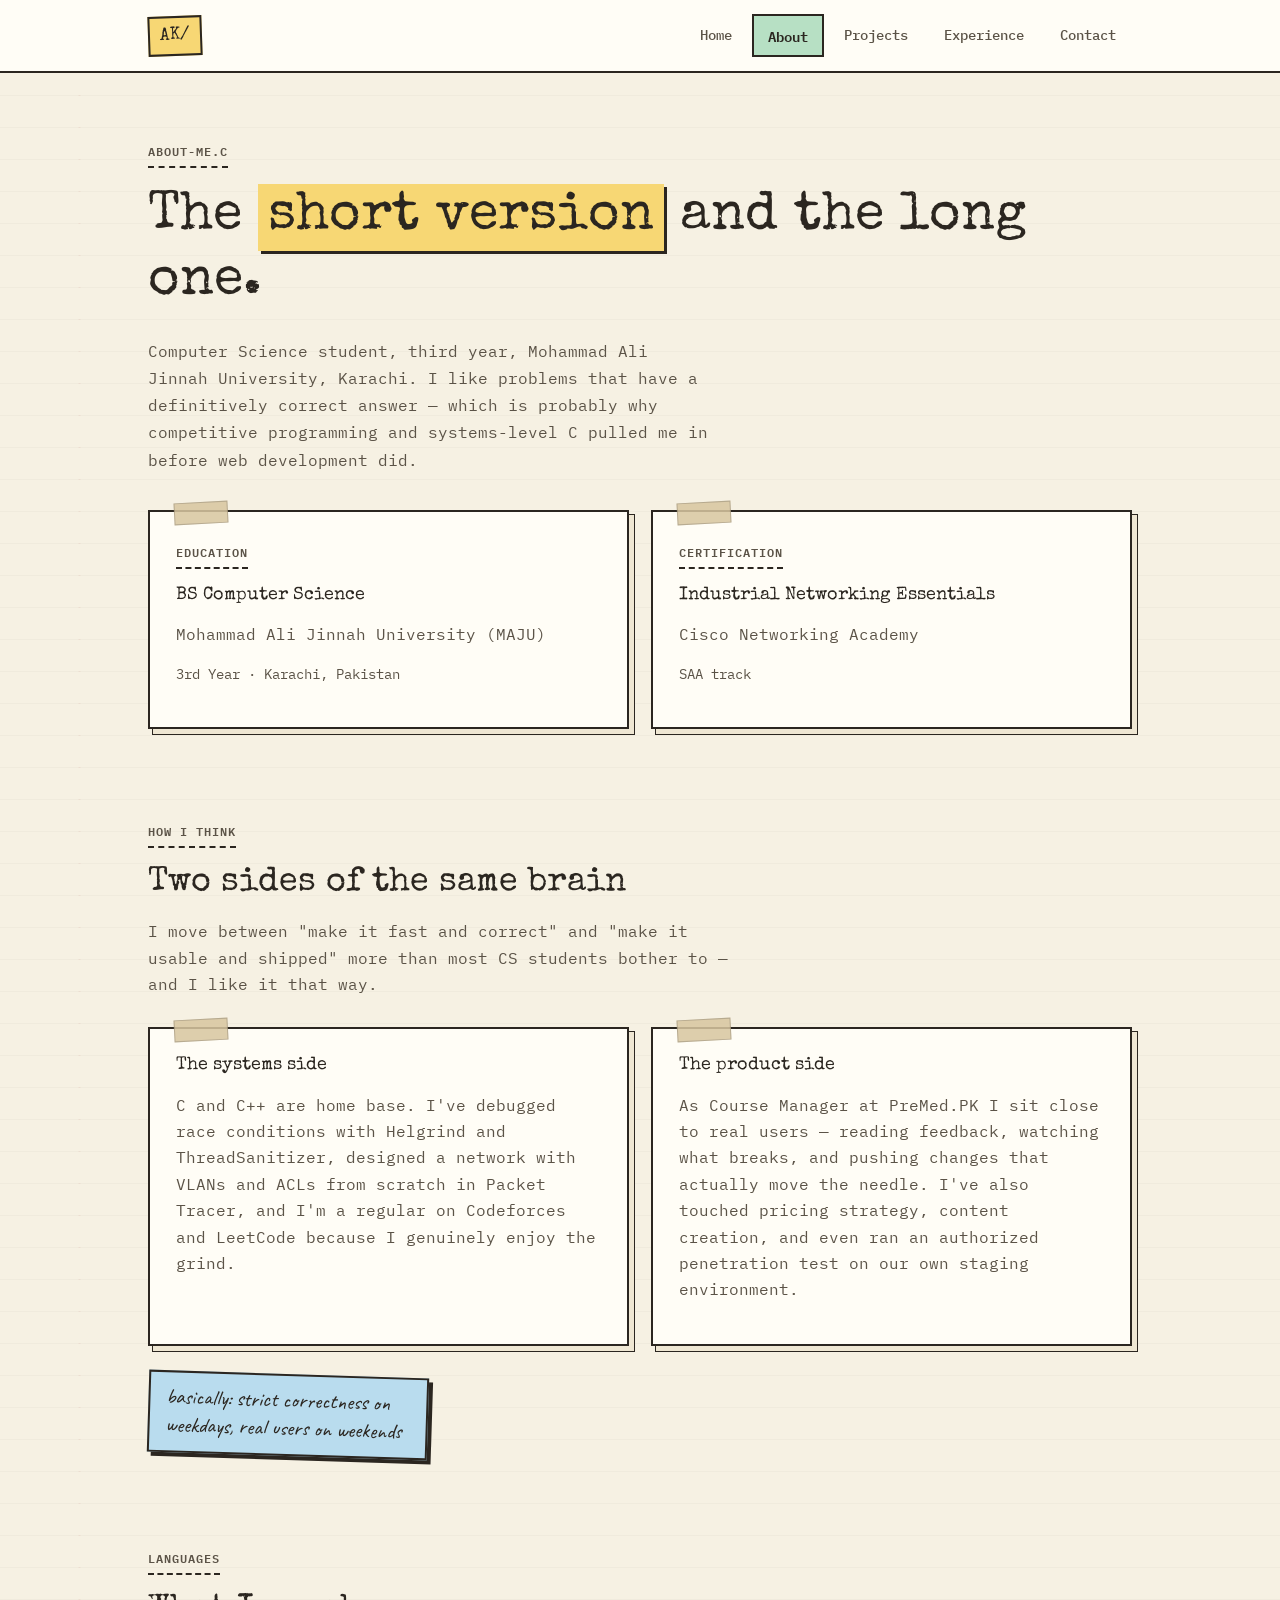
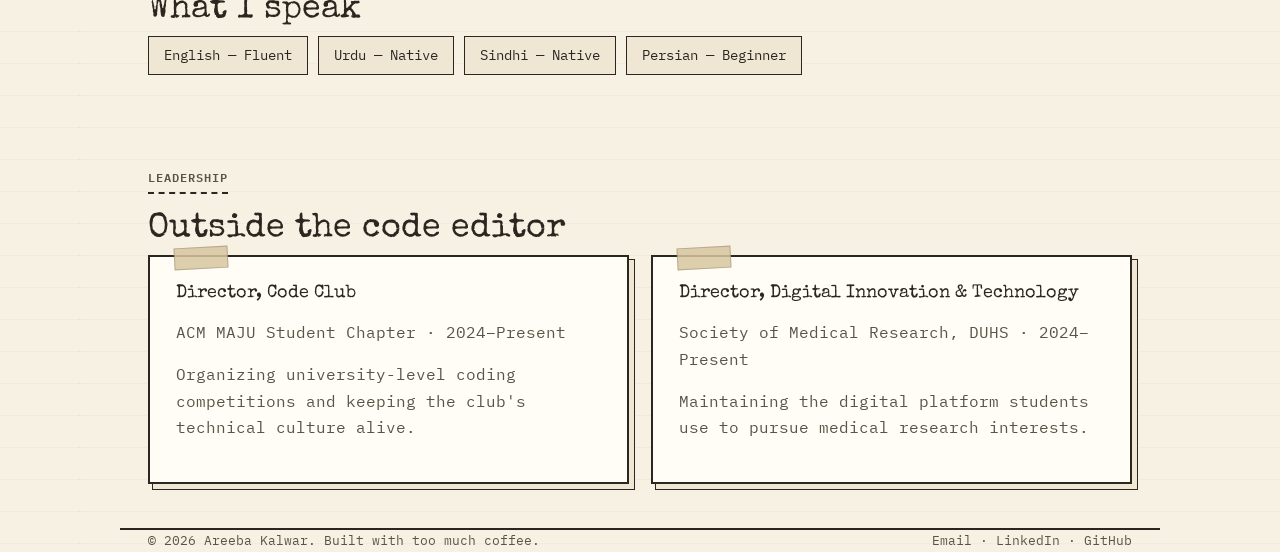
<file: about.html>
<!DOCTYPE html>
<html lang="en">
<head>
<meta charset="UTF-8">
<meta name="viewport" content="width=device-width, initial-scale=1.0">
<title>About — Areeba Kalwar</title>
<link rel="stylesheet" href="style.css">
</head>
<body>

<header class="site-nav">
  <div class="nav-inner">
    <a href="index.html" class="logo">AK/</a>
    <button class="nav-toggle" aria-label="Toggle menu">☰</button>
    <nav class="links">
      <a href="index.html">Home</a>
      <a href="about.html" class="active">About</a>
      <a href="projects.html">Projects</a>
      <a href="experience.html">Experience</a>
      <a href="contact.html">Contact</a>
    </nav>
  </div>
</header>

<main class="wrap">

  <section class="hero" style="padding-bottom:20px;">
    <div class="eyebrow">about-me.c</div>
    <h1 style="font-size:clamp(2.2rem, 5vw, 3.4rem);">The <span class="grad">short version</span> and the long one.</h1>
    <p class="lede">Computer Science student, third year, Mohammad Ali Jinnah University, Karachi. I like problems that have a definitively correct answer — which is probably why competitive programming and systems-level C pulled me in before web development did.</p>
  </section>

  <section style="padding-top:0;">
    <div class="grid-2">
      <div class="card">
        <div class="eyebrow">education</div>
        <h3>BS Computer Science</h3>
        <p style="color:var(--muted); margin-bottom:2px;">Mohammad Ali Jinnah University (MAJU)</p>
        <p style="color:var(--muted); font-size:.9rem;">3rd Year · Karachi, Pakistan</p>
      </div>
      <div class="card">
        <div class="eyebrow">certification</div>
        <h3>Industrial Networking Essentials</h3>
        <p style="color:var(--muted); margin-bottom:2px;">Cisco Networking Academy</p>
        <p style="color:var(--muted); font-size:.9rem;">SAA track</p>
      </div>
    </div>
  </section>

  <section>
    <div class="eyebrow">how I think</div>
    <h2 class="section-title">Two sides of the same brain</h2>
    <p class="section-sub">I move between "make it fast and correct" and "make it usable and shipped" more than most CS students bother to — and I like it that way.</p>
    <div class="grid-2">
      <div class="card">
        <h3>The systems side</h3>
        <p style="color:var(--muted)">C and C++ are home base. I've debugged race conditions with Helgrind and ThreadSanitizer, designed a network with VLANs and ACLs from scratch in Packet Tracer, and I'm a regular on Codeforces and LeetCode because I genuinely enjoy the grind.</p>
      </div>
      <div class="card">
        <h3>The product side</h3>
        <p style="color:var(--muted)">As Course Manager at PreMed.PK I sit close to real users — reading feedback, watching what breaks, and pushing changes that actually move the needle. I've also touched pricing strategy, content creation, and even ran an authorized penetration test on our own staging environment.</p>
      </div>
    </div>
    <div style="margin-top:28px;">
      <span class="sticky-note blue">basically: strict correctness on weekdays, real users on weekends</span>
    </div>
  </section>

  <section>
    <div class="eyebrow">languages</div>
    <h2 class="section-title">What I speak</h2>
    <div class="chip-row">
      <span class="chip">English — Fluent</span>
      <span class="chip">Urdu — Native</span>
      <span class="chip">Sindhi — Native</span>
      <span class="chip">Persian — Beginner</span>
    </div>
  </section>

  <section>
    <div class="eyebrow">leadership</div>
    <h2 class="section-title">Outside the code editor</h2>
    <div class="grid-2">
      <div class="card">
        <h3>Director, Code Club</h3>
        <p style="color:var(--muted); margin-bottom:2px;">ACM MAJU Student Chapter · 2024–Present</p>
        <p style="color:var(--muted)">Organizing university-level coding competitions and keeping the club's technical culture alive.</p>
      </div>
      <div class="card">
        <h3>Director, Digital Innovation & Technology</h3>
        <p style="color:var(--muted); margin-bottom:2px;">Society of Medical Research, DUHS · 2024–Present</p>
        <p style="color:var(--muted)">Maintaining the digital platform students use to pursue medical research interests.</p>
      </div>
    </div>
  </section>

</main>

<footer class="wrap">
  <span>© 2026 Areeba Kalwar. Built with too much coffee.</span>
  <span>
    <a href="mailto:reebayk05@gmail.com">Email</a> ·
    <a href="https://www.linkedin.com/in/reebayk" target="_blank">LinkedIn</a> ·
    <a href="https://github.com/reebayk" target="_blank">GitHub</a>
  </span>
</footer>

<script src="script.js"></script>
</body>
</html>
</file>
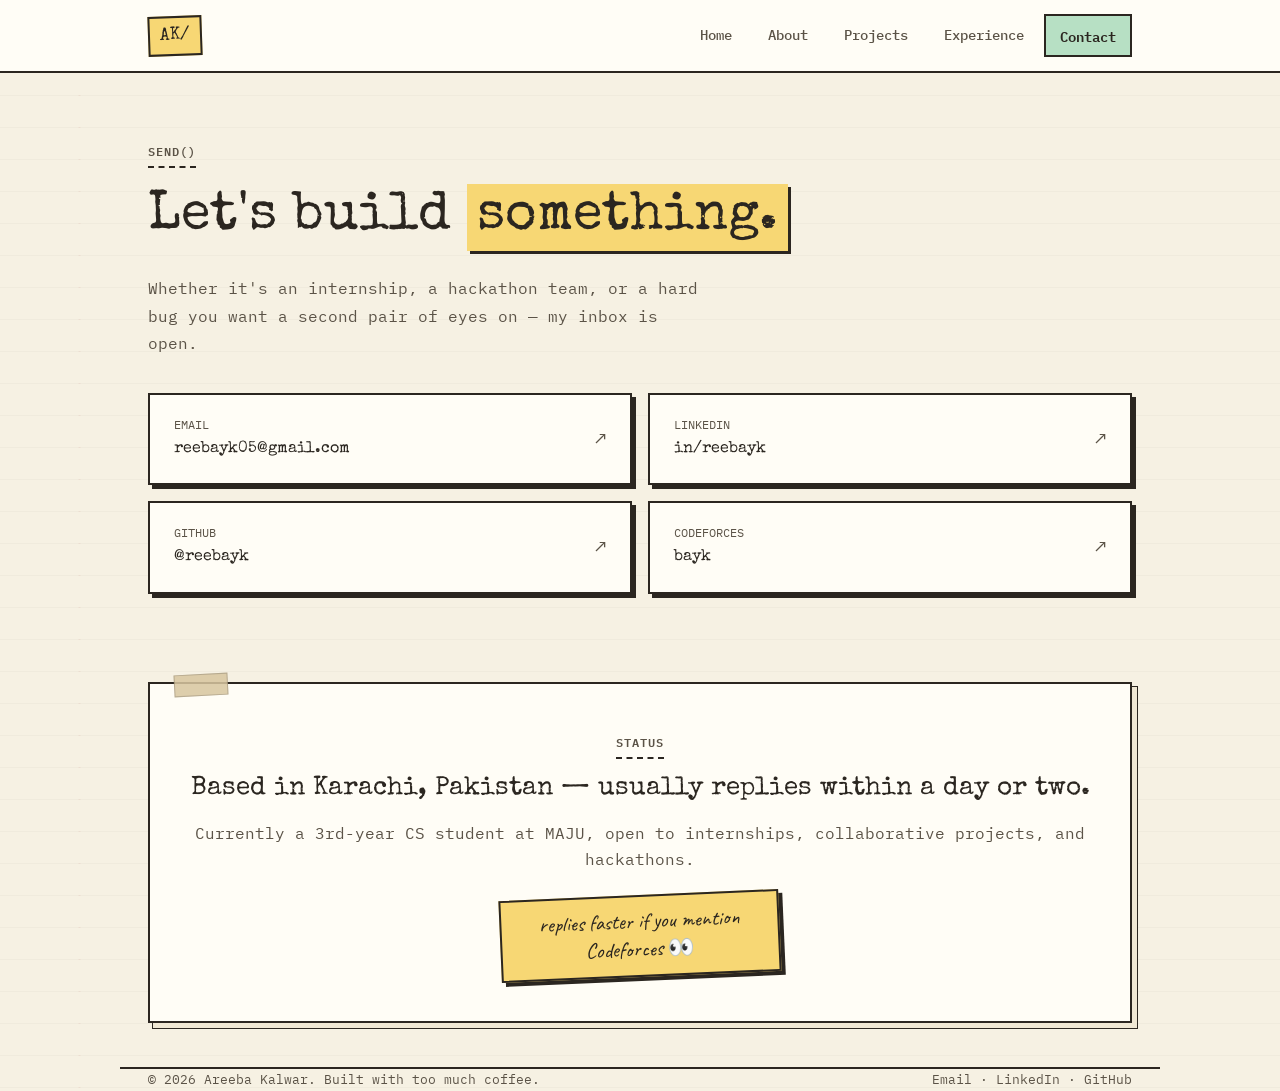
<file: contact.html>
<!DOCTYPE html>
<html lang="en">
<head>
<meta charset="UTF-8">
<meta name="viewport" content="width=device-width, initial-scale=1.0">
<title>Contact — Areeba Kalwar</title>
<link rel="stylesheet" href="style.css">
</head>
<body>

<header class="site-nav">
  <div class="nav-inner">
    <a href="index.html" class="logo">AK/</a>
    <button class="nav-toggle" aria-label="Toggle menu">☰</button>
    <nav class="links">
      <a href="index.html">Home</a>
      <a href="about.html">About</a>
      <a href="projects.html">Projects</a>
      <a href="experience.html">Experience</a>
      <a href="contact.html" class="active">Contact</a>
    </nav>
  </div>
</header>

<main class="wrap">

  <section class="hero" style="padding-bottom:10px;">
    <div class="eyebrow">send()</div>
    <h1 style="font-size:clamp(2.2rem, 5vw, 3.4rem);">Let's build <span class="grad">something.</span></h1>
    <p class="lede">Whether it's an internship, a hackathon team, or a hard bug you want a second pair of eyes on — my inbox is open.</p>
  </section>

  <section style="padding-top:10px;">
    <div class="contact-grid">
      <a class="contact-card" href="mailto:reebayk05@gmail.com">
        <div><div class="label">EMAIL</div><div class="value">reebayk05@gmail.com</div></div>
        <span class="arrow">↗</span>
      </a>
      <a class="contact-card" href="https://www.linkedin.com/in/reebayk" target="_blank">
        <div><div class="label">LINKEDIN</div><div class="value">in/reebayk</div></div>
        <span class="arrow">↗</span>
      </a>
      <a class="contact-card" href="https://github.com/reebayk" target="_blank">
        <div><div class="label">GITHUB</div><div class="value">@reebayk</div></div>
        <span class="arrow">↗</span>
      </a>
      <a class="contact-card" href="https://codeforces.com/profile/bayk" target="_blank">
        <div><div class="label">CODEFORCES</div><div class="value">bayk</div></div>
        <span class="arrow">↗</span>
      </a>
    </div>
  </section>

  <section>
    <div class="card" style="text-align:center; padding:44px 28px;">
      <div class="eyebrow" style="justify-content:center;">status</div>
      <h2 style="font-size:1.6rem; margin-bottom:10px;">Based in Karachi, Pakistan — usually replies within a day or two.</h2>
      <p style="color:var(--muted); margin-bottom:0;">Currently a 3rd-year CS student at MAJU, open to internships, collaborative projects, and hackathons.</p>
      <div style="margin-top:22px;">
        <span class="sticky-note">replies faster if you mention Codeforces 👀</span>
      </div>
    </div>
  </section>

</main>

<footer class="wrap">
  <span>© 2026 Areeba Kalwar. Built with too much coffee.</span>
  <span>
    <a href="mailto:reebayk05@gmail.com">Email</a> ·
    <a href="https://www.linkedin.com/in/reebayk" target="_blank">LinkedIn</a> ·
    <a href="https://github.com/reebayk" target="_blank">GitHub</a>
  </span>
</footer>

<script src="script.js"></script>
</body>
</html>
</file>
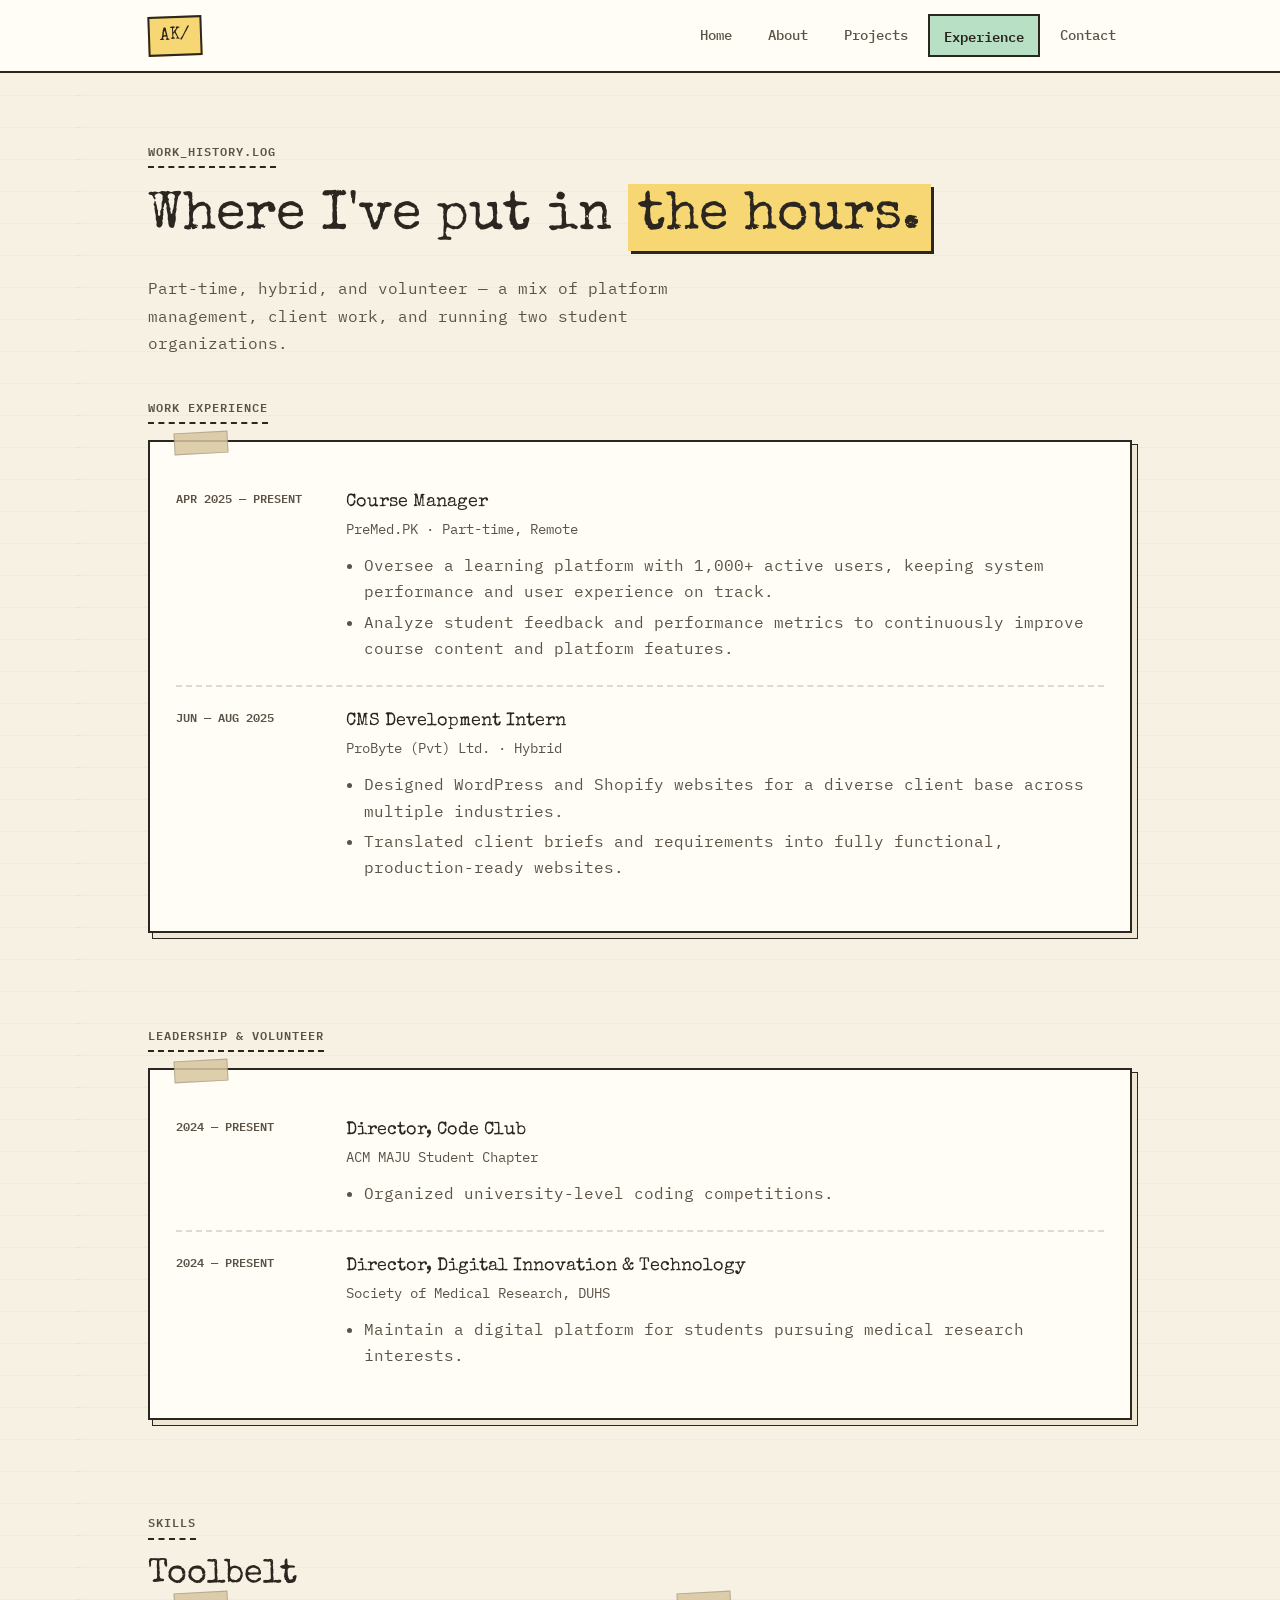
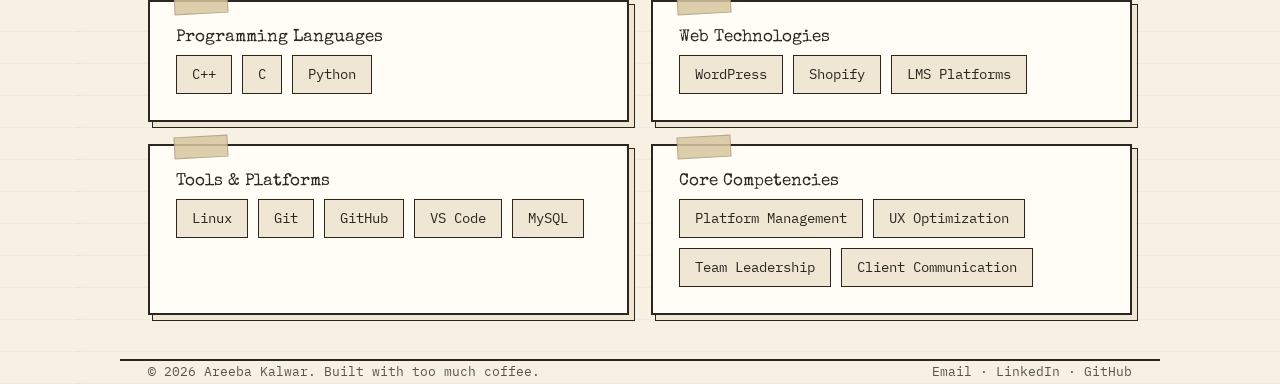
<file: experience.html>
<!DOCTYPE html>
<html lang="en">
<head>
<meta charset="UTF-8">
<meta name="viewport" content="width=device-width, initial-scale=1.0">
<title>Experience — Areeba Kalwar</title>
<link rel="stylesheet" href="style.css">
</head>
<body>

<header class="site-nav">
  <div class="nav-inner">
    <a href="index.html" class="logo">AK/</a>
    <button class="nav-toggle" aria-label="Toggle menu">☰</button>
    <nav class="links">
      <a href="index.html">Home</a>
      <a href="about.html">About</a>
      <a href="projects.html">Projects</a>
      <a href="experience.html" class="active">Experience</a>
      <a href="contact.html">Contact</a>
    </nav>
  </div>
</header>

<main class="wrap">

  <section class="hero" style="padding-bottom:10px;">
    <div class="eyebrow">work_history.log</div>
    <h1 style="font-size:clamp(2.2rem, 5vw, 3.4rem);">Where I've put in <span class="grad">the hours.</span></h1>
    <p class="lede">Part-time, hybrid, and volunteer — a mix of platform management, client work, and running two student organizations.</p>
  </section>

  <section style="padding-top:10px;">
    <div class="eyebrow">work experience</div>
    <div class="card">
      <div class="tl-item">
        <div class="tl-date">APR 2025 — PRESENT</div>
        <div>
          <div class="tl-role">Course Manager</div>
          <div class="tl-org">PreMed.PK · Part-time, Remote</div>
          <ul>
            <li>Oversee a learning platform with 1,000+ active users, keeping system performance and user experience on track.</li>
            <li>Analyze student feedback and performance metrics to continuously improve course content and platform features.</li>
          </ul>
        </div>
      </div>
      <div class="tl-item">
        <div class="tl-date">JUN — AUG 2025</div>
        <div>
          <div class="tl-role">CMS Development Intern</div>
          <div class="tl-org">ProByte (Pvt) Ltd. · Hybrid</div>
          <ul>
            <li>Designed WordPress and Shopify websites for a diverse client base across multiple industries.</li>
            <li>Translated client briefs and requirements into fully functional, production-ready websites.</li>
          </ul>
        </div>
      </div>
    </div>
  </section>

  <section>
    <div class="eyebrow">leadership & volunteer</div>
    <div class="card">
      <div class="tl-item">
        <div class="tl-date">2024 — PRESENT</div>
        <div>
          <div class="tl-role">Director, Code Club</div>
          <div class="tl-org">ACM MAJU Student Chapter</div>
          <ul>
            <li>Organized university-level coding competitions.</li>
          </ul>
        </div>
      </div>
      <div class="tl-item">
        <div class="tl-date">2024 — PRESENT</div>
        <div>
          <div class="tl-role">Director, Digital Innovation & Technology</div>
          <div class="tl-org">Society of Medical Research, DUHS</div>
          <ul>
            <li>Maintain a digital platform for students pursuing medical research interests.</li>
          </ul>
        </div>
      </div>
    </div>
  </section>

  <section>
    <div class="eyebrow">skills</div>
    <h2 class="section-title">Toolbelt</h2>
    <div class="grid-2">
      <div class="card">
        <h3 style="font-size:1.05rem;">Programming Languages</h3>
        <div class="chip-row"><span class="chip">C++</span><span class="chip">C</span><span class="chip">Python</span></div>
      </div>
      <div class="card">
        <h3 style="font-size:1.05rem;">Web Technologies</h3>
        <div class="chip-row"><span class="chip">WordPress</span><span class="chip">Shopify</span><span class="chip">LMS Platforms</span></div>
      </div>
      <div class="card">
        <h3 style="font-size:1.05rem;">Tools & Platforms</h3>
        <div class="chip-row"><span class="chip">Linux</span><span class="chip">Git</span><span class="chip">GitHub</span><span class="chip">VS Code</span><span class="chip">MySQL</span></div>
      </div>
      <div class="card">
        <h3 style="font-size:1.05rem;">Core Competencies</h3>
        <div class="chip-row"><span class="chip">Platform Management</span><span class="chip">UX Optimization</span><span class="chip">Team Leadership</span><span class="chip">Client Communication</span></div>
      </div>
    </div>
  </section>

</main>

<footer class="wrap">
  <span>© 2026 Areeba Kalwar. Built with too much coffee.</span>
  <span>
    <a href="mailto:reebayk05@gmail.com">Email</a> ·
    <a href="https://www.linkedin.com/in/reebayk" target="_blank">LinkedIn</a> ·
    <a href="https://github.com/reebayk" target="_blank">GitHub</a>
  </span>
</footer>

<script src="script.js"></script>
</body>
</html>
</file>
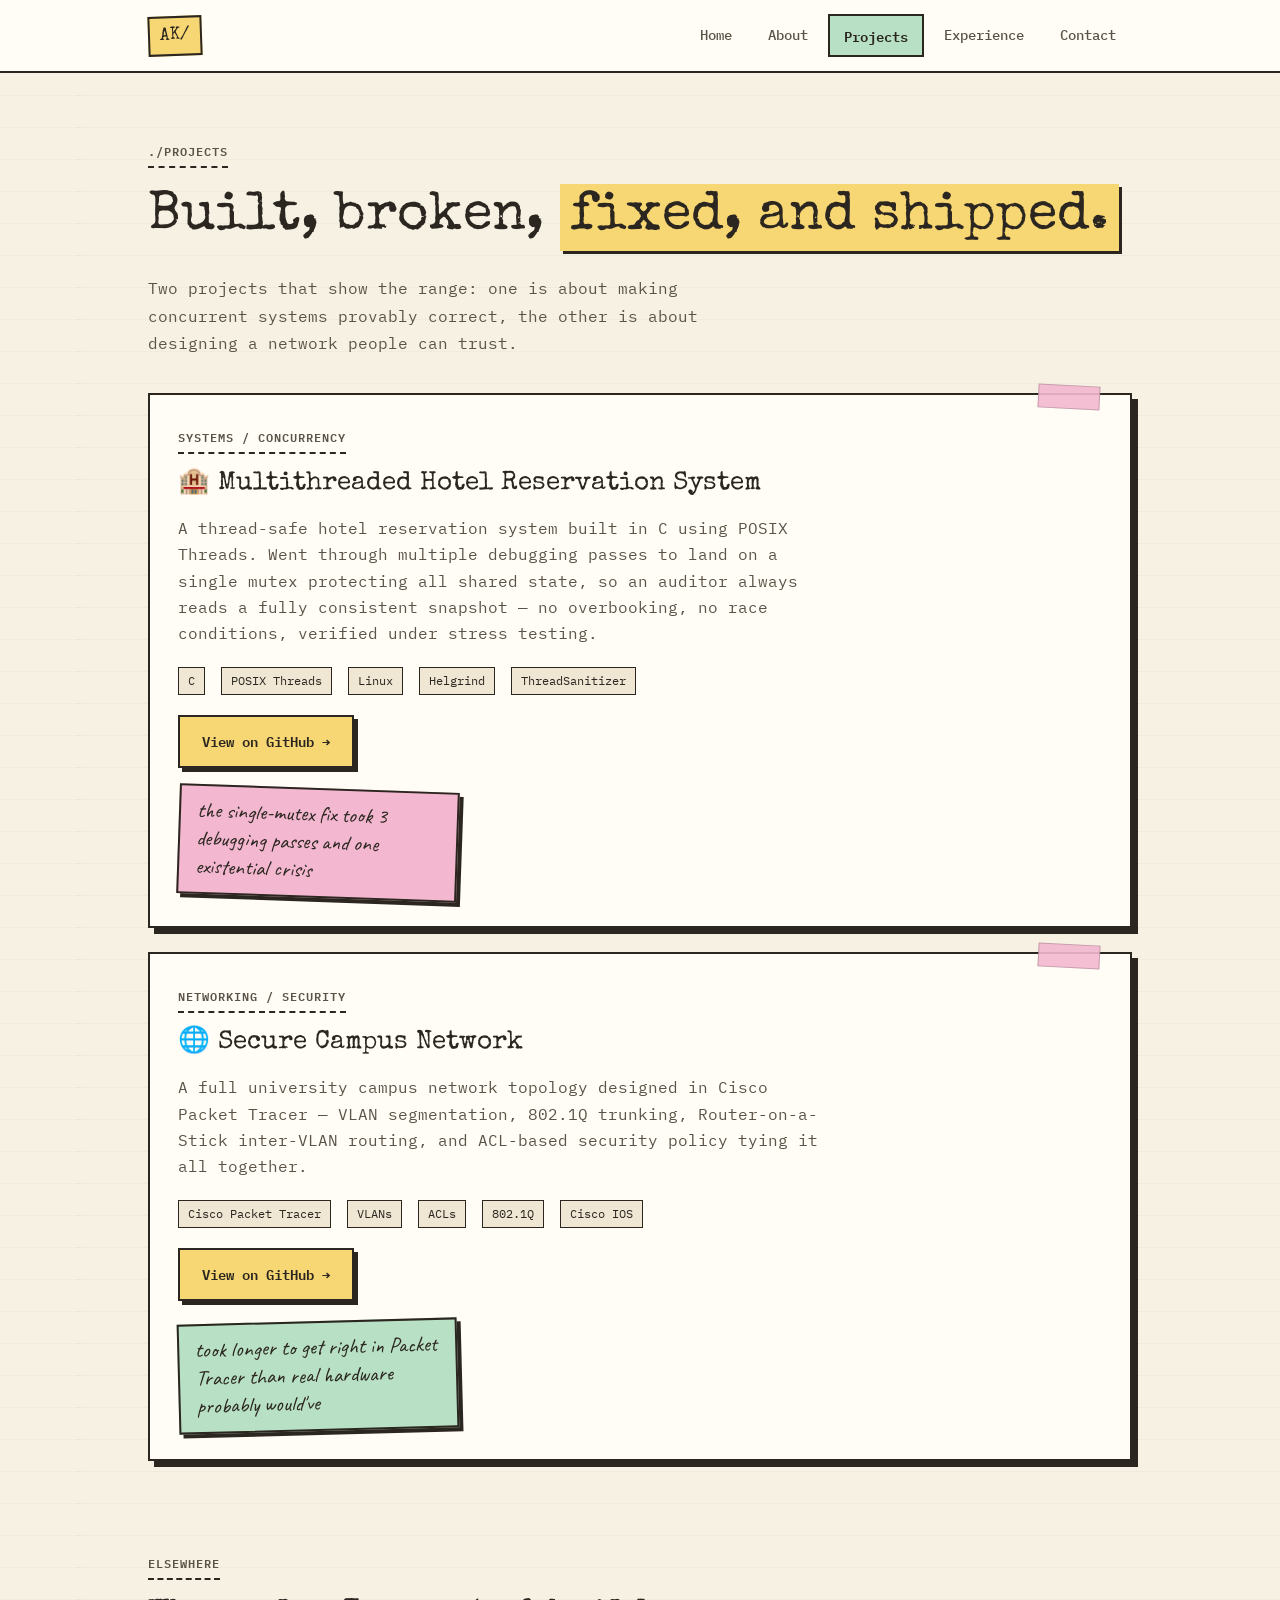
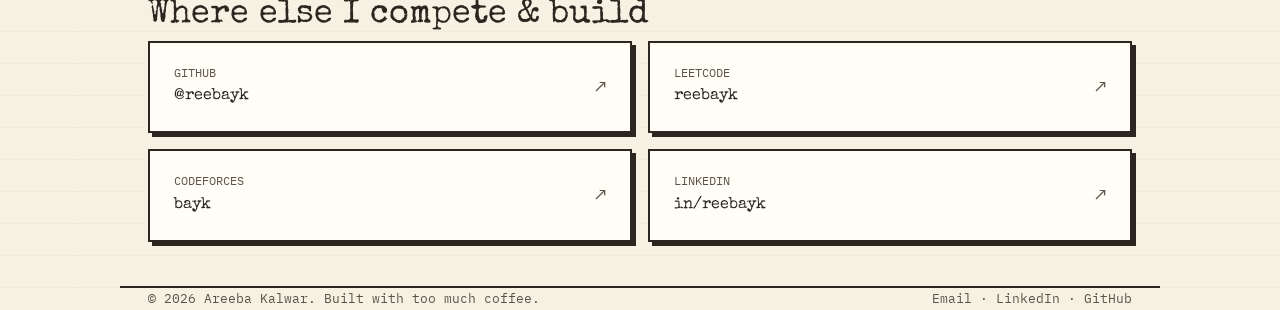
<file: projects.html>
<!DOCTYPE html>
<html lang="en">
<head>
<meta charset="UTF-8">
<meta name="viewport" content="width=device-width, initial-scale=1.0">
<title>Projects — Areeba Kalwar</title>
<link rel="stylesheet" href="style.css">
</head>
<body>

<header class="site-nav">
  <div class="nav-inner">
    <a href="index.html" class="logo">AK/</a>
    <button class="nav-toggle" aria-label="Toggle menu">☰</button>
    <nav class="links">
      <a href="index.html">Home</a>
      <a href="about.html">About</a>
      <a href="projects.html" class="active">Projects</a>
      <a href="experience.html">Experience</a>
      <a href="contact.html">Contact</a>
    </nav>
  </div>
</header>

<main class="wrap">

  <section class="hero" style="padding-bottom:10px;">
    <div class="eyebrow">./projects</div>
    <h1 style="font-size:clamp(2.2rem, 5vw, 3.4rem);">Built, broken, <span class="grad">fixed, and shipped.</span></h1>
    <p class="lede">Two projects that show the range: one is about making concurrent systems provably correct, the other is about designing a network people can trust.</p>
  </section>

  <section style="padding-top:10px;">
    <div class="proj-card" style="margin-bottom:24px;">
      <div class="eyebrow">systems / concurrency</div>
      <h2 style="font-size:1.6rem;">🏨 Multithreaded Hotel Reservation System</h2>
      <p style="color:var(--muted); max-width:640px;">A thread-safe hotel reservation system built in C using POSIX Threads. Went through multiple debugging passes to land on a single mutex protecting all shared state, so an auditor always reads a fully consistent snapshot — no overbooking, no race conditions, verified under stress testing.</p>
      <div style="margin:16px 0 20px;">
        <span class="proj-tag">C</span>
        <span class="proj-tag">POSIX Threads</span>
        <span class="proj-tag">Linux</span>
        <span class="proj-tag">Helgrind</span>
        <span class="proj-tag">ThreadSanitizer</span>
      </div>
      <a class="btn btn-solid" href="https://github.com/reebayk/multithreaded-hotel-reservation-system" target="_blank">View on GitHub →</a>
      <div style="margin-top:20px;">
        <span class="sticky-note pink">the single-mutex fix took 3 debugging passes and one existential crisis</span>
      </div>
    </div>

    <div class="proj-card">
      <div class="eyebrow">networking / security</div>
      <h2 style="font-size:1.6rem;">🌐 Secure Campus Network</h2>
      <p style="color:var(--muted); max-width:640px;">A full university campus network topology designed in Cisco Packet Tracer — VLAN segmentation, 802.1Q trunking, Router-on-a-Stick inter-VLAN routing, and ACL-based security policy tying it all together.</p>
      <div style="margin:16px 0 20px;">
        <span class="proj-tag">Cisco Packet Tracer</span>
        <span class="proj-tag">VLANs</span>
        <span class="proj-tag">ACLs</span>
        <span class="proj-tag">802.1Q</span>
        <span class="proj-tag">Cisco IOS</span>
      </div>
      <a class="btn btn-solid" href="https://github.com/reebayk/secure-campus-network" target="_blank">View on GitHub →</a>
      <div style="margin-top:20px;">
        <span class="sticky-note mint">took longer to get right in Packet Tracer than real hardware probably would've</span>
      </div>
    </div>
  </section>

  <section>
    <div class="eyebrow">elsewhere</div>
    <h2 class="section-title">Where else I compete & build</h2>
    <div class="contact-grid">
      <a class="contact-card" href="https://github.com/reebayk" target="_blank">
        <div><div class="label">GITHUB</div><div class="value">@reebayk</div></div>
        <span class="arrow">↗</span>
      </a>
      <a class="contact-card" href="https://leetcode.com/u/reebayk/" target="_blank">
        <div><div class="label">LEETCODE</div><div class="value">reebayk</div></div>
        <span class="arrow">↗</span>
      </a>
      <a class="contact-card" href="https://codeforces.com/profile/bayk" target="_blank">
        <div><div class="label">CODEFORCES</div><div class="value">bayk</div></div>
        <span class="arrow">↗</span>
      </a>
      <a class="contact-card" href="https://www.linkedin.com/in/reebayk" target="_blank">
        <div><div class="label">LINKEDIN</div><div class="value">in/reebayk</div></div>
        <span class="arrow">↗</span>
      </a>
    </div>
  </section>

</main>

<footer class="wrap">
  <span>© 2026 Areeba Kalwar. Built with too much coffee.</span>
  <span>
    <a href="mailto:reebayk05@gmail.com">Email</a> ·
    <a href="https://www.linkedin.com/in/reebayk" target="_blank">LinkedIn</a> ·
    <a href="https://github.com/reebayk" target="_blank">GitHub</a>
  </span>
</footer>

<script src="script.js"></script>
</body>
</html>
</file>
<file: style.css>
@import url('https://fonts.googleapis.com/css2?family=Special+Elite&family=IBM+Plex+Mono:wght@400;500;600&family=Caveat:wght@500;600;700&display=swap');

:root{
  --paper:#F6F1E3;
  --paper-2:#EFE7D3;
  --ink:#2B2620;
  --ink-soft:#5B5347;
  --yellow:#F7D774;
  --pink:#F3B8D0;
  --blue:#B9DCEE;
  --mint:#B7E0C4;
  --kraft:#D8C6A0;
  --white:#FFFDF6;
  --line: rgba(43,38,32,0.16);
  --muted: var(--ink-soft);
}

*{ box-sizing:border-box; }
html{ scroll-behavior:smooth; }

body{
  margin:0;
  background-color:var(--paper);
  background-image:
    repeating-linear-gradient(var(--paper) 0px, var(--paper) 31px, rgba(43,38,32,0.06) 32px),
    linear-gradient(90deg, transparent 78px, rgba(199,86,86,0.18) 79px, rgba(199,86,86,0.18) 80px, transparent 81px);
  color:var(--ink);
  font-family:'IBM Plex Mono', monospace;
  font-size:15.5px;
  line-height:1.7;
}

h1,h2,h3,h4{
  font-family:'Special Elite', monospace;
  font-weight:400;
  letter-spacing:0;
  line-height:1.15;
  margin:0 0 .45em;
}

a{ color:inherit; text-decoration:none; }

.wrap{ max-width:1040px; margin:0 auto; padding:0 28px; }

/* handwritten annotation / sticky note */
.sticky-note{
  font-family:'Caveat', cursive;
  font-size:1.35rem;
  line-height:1.3;
  background:var(--yellow);
  border:2px solid var(--ink);
  padding:10px 16px 12px;
  display:inline-block;
  transform:rotate(-2.5deg);
  box-shadow:4px 4px 0 var(--ink);
  max-width:280px;
}
.sticky-note.pink{ background:var(--pink); transform:rotate(2deg); }
.sticky-note.mint{ background:var(--mint); transform:rotate(-1.5deg); }
.sticky-note.blue{ background:var(--blue); transform:rotate(1.8deg); }

.eyebrow{
  display:inline-flex; align-items:center; gap:.5em;
  font-family:'IBM Plex Mono', monospace;
  font-size:.78rem;
  font-weight:600;
  text-transform:uppercase;
  letter-spacing:.08em;
  color:var(--ink-soft);
  border-bottom:2px dashed var(--ink);
  padding-bottom:4px;
  margin-bottom:16px;
}

/* ---------- NAV ---------- */
header.site-nav{
  position:sticky; top:0; z-index:50;
  background:var(--white);
  border-bottom:2px solid var(--ink);
}
.nav-inner{
  max-width:1040px; margin:0 auto; padding:14px 28px;
  display:flex; align-items:center; justify-content:space-between;
}
.logo{
  font-family:'Special Elite', monospace;
  font-size:1.1rem;
  background:var(--yellow);
  border:2px solid var(--ink);
  padding:3px 10px;
  transform:rotate(-2deg);
  display:inline-block;
}
nav.links{ display:flex; gap:4px; }
nav.links a{
  font-family:'IBM Plex Mono', monospace;
  font-size:.85rem; font-weight:500;
  padding:8px 14px; border-radius:0;
  color:var(--ink-soft);
  border:2px solid transparent;
}
nav.links a:hover{ color:var(--ink); border-color:var(--line); }
nav.links a.active{
  color:var(--ink); background:var(--mint);
  border:2px solid var(--ink);
  font-weight:600;
}
.nav-toggle{ display:none; background:none; border:2px solid var(--ink); color:var(--ink); font-size:1.2rem; cursor:pointer; padding:4px 10px; }

@media (max-width: 720px){
  nav.links{
    position:absolute; top:58px; left:0; right:0;
    flex-direction:column; background:var(--white);
    border-bottom:2px solid var(--ink); padding:10px; display:none;
  }
  nav.links.open{ display:flex; }
  .nav-toggle{ display:block; }
}

/* ---------- BUTTONS ---------- */
.btn{
  display:inline-flex; align-items:center; gap:8px;
  padding:12px 22px; font-family:'IBM Plex Mono', monospace;
  font-weight:600; font-size:.9rem;
  border:2px solid var(--ink); border-radius:0;
  cursor:pointer;
}
.btn-solid{
  background:var(--yellow); color:var(--ink);
  box-shadow:4px 4px 0 var(--ink);
  transition:transform .1s ease, box-shadow .1s ease;
}
.btn-solid:hover{ transform:translate(2px,2px); box-shadow:2px 2px 0 var(--ink); }
.btn-outline{
  background:var(--white); color:var(--ink);
  box-shadow:4px 4px 0 var(--ink);
  transition:transform .1s ease, box-shadow .1s ease;
}
.btn-outline:hover{ transform:translate(2px,2px); box-shadow:2px 2px 0 var(--ink); }

/* ---------- HERO ---------- */
.hero{ padding:64px 0 44px; }
.hero-grid{
  display:grid;
  grid-template-columns:1fr auto;
  gap:48px;
  align-items:center;
}
.hero-portrait{ display:flex; justify-content:center; }
.polaroid{
  background:var(--white);
  border:2px solid var(--ink);
  padding:14px 14px 40px;
  box-shadow:6px 6px 0 var(--ink);
  transform:rotate(3deg);
  width:260px;
}
.polaroid img{
  width:100%;
  aspect-ratio:4/5;
  object-fit:cover;
  display:block;
  border:1px solid rgba(43,38,32,0.25);
}
@media (max-width:800px){
  .hero-grid{ grid-template-columns:1fr; }
  .hero-portrait{ order:-1; }
  .polaroid{ width:210px; }
}

.hero .tag-strip{ display:flex; flex-wrap:wrap; gap:10px; margin-top:26px; }
.pill{
  font-family:'IBM Plex Mono', monospace; font-size:.76rem;
  padding:6px 13px; border:2px solid var(--ink); background:var(--white);
  color:var(--ink-soft);
}
.hero h1{ font-size:clamp(2.1rem, 5vw, 3.4rem); }
.hero h1 .grad{
  background:var(--yellow);
  padding:2px 10px;
  box-shadow:3px 3px 0 var(--ink);
  display:inline-block;
}
.hero p.lede{ max-width:560px; font-size:1rem; color:var(--ink-soft); }
.status-chip{
  display:inline-flex; align-items:center; gap:8px;
  font-family:'IBM Plex Mono', monospace; font-size:.78rem; font-weight:600;
  color:var(--ink);
  background:var(--mint);
  border:2px solid var(--ink);
  padding:6px 14px; margin-bottom:20px;
}
.status-chip .dot{ width:7px; height:7px; border-radius:50%; background:#2f8f4e; }

/* ---------- SECTIONS / CARDS ---------- */
section{ padding:44px 0; }
.section-title{ font-size:clamp(1.5rem, 3.4vw, 2.1rem); margin-bottom:6px; }
.section-sub{ color:var(--ink-soft); max-width:600px; margin-bottom:30px; }

.card{
  background:var(--white);
  border:2px solid var(--ink);
  border-radius:0;
  padding:26px;
  position:relative;
  box-shadow:5px 5px 0 var(--paper-2), 5px 5px 0 1px var(--ink);
}
.card::before{
  content:"";
  position:absolute; top:-10px; left:24px;
  width:52px; height:20px;
  background:var(--kraft);
  opacity:.85;
  transform:rotate(-3deg);
  border:1px solid rgba(43,38,32,0.25);
}

.grid-2{ display:grid; grid-template-columns:1fr 1fr; gap:22px; }
.grid-3{ display:grid; grid-template-columns:repeat(3,1fr); gap:20px; }
@media (max-width:800px){ .grid-2, .grid-3{ grid-template-columns:1fr; } }

.stat{ padding:20px; }
.stat .num{ font-family:'Special Elite', monospace; font-size:2rem; color:var(--ink); }
.stat .label{ color:var(--ink-soft); font-size:.85rem; margin-top:4px; }

/* tech strip (tape-style ticker) */
.marquee{
  overflow:hidden;
  border-top:2px solid var(--ink);
  border-bottom:2px solid var(--ink);
  background:var(--kraft);
  padding:14px 0;
  white-space:nowrap;
}
.marquee-track{
  display:inline-flex; gap:36px;
  animation:scroll 24s linear infinite;
  font-family:'IBM Plex Mono', monospace;
  color:var(--ink);
  font-size:.88rem; font-weight:500;
}
@keyframes scroll{ from{transform:translateX(0);} to{transform:translateX(-50%);} }
@media (prefers-reduced-motion: reduce){ .marquee-track{ animation:none; } }

/* timeline */
.tl-item{
  display:grid; grid-template-columns:150px 1fr; gap:20px;
  padding:20px 0; border-bottom:2px dashed var(--line);
}
.tl-item:last-child{ border-bottom:none; }
.tl-date{ font-family:'IBM Plex Mono', monospace; font-size:.78rem; font-weight:600; color:var(--ink-soft); }
.tl-role{ font-size:1.1rem; font-family:'Special Elite', monospace; }
.tl-org{ color:var(--ink-soft); font-size:.88rem; margin-bottom:10px; }
.tl-item ul{ margin:0; padding-left:18px; color:var(--ink-soft); }
.tl-item li{ margin-bottom:4px; }
@media (max-width:640px){ .tl-item{ grid-template-columns:1fr; gap:6px; } }

/* project cards */
.proj-card{
  border:2px solid var(--ink);
  padding:28px;
  background:var(--white);
  position:relative;
  box-shadow:6px 6px 0 var(--ink);
}
.proj-card::before{
  content:"";
  position:absolute; top:-10px; right:30px;
  width:60px; height:22px;
  background:var(--pink);
  opacity:.9;
  transform:rotate(3deg);
  border:1px solid rgba(43,38,32,0.25);
}
.proj-tag{
  font-family:'IBM Plex Mono', monospace; font-size:.76rem;
  color:var(--ink); background:var(--paper-2);
  border:1.5px solid var(--ink);
  padding:3px 9px; margin:4px 6px 0 0; display:inline-block;
}

.chip-row{ display:flex; flex-wrap:wrap; gap:10px; }
.chip{
  padding:7px 15px; background:var(--paper-2);
  border:1.5px solid var(--ink); font-size:.85rem;
}

/* ---------- GALLERY: fanned photo pile ---------- */
.photo-pile{
  position:relative;
  display:flex;
  flex-wrap:wrap;
  justify-content:center;
  align-items:center;
  gap:0;
  min-height:280px;
  padding:30px 0 10px;
}
.pile-item{
  background:var(--white);
  border:2px solid var(--ink);
  padding:10px 10px 28px;
  box-shadow:4px 4px 0 var(--ink);
  width:180px;
  cursor:pointer;
  margin:0 -34px 18px;
  transition:transform .18s ease, box-shadow .18s ease, z-index 0s;
  position:relative;
}
.pile-item img{
  width:100%;
  aspect-ratio:4/5;
  object-fit:cover;
  display:block;
  border:1px solid rgba(43,38,32,0.25);
  pointer-events:none;
}
/* fan the pile out with alternating rotation */
.pile-item:nth-child(1){ transform:rotate(-9deg) translateY(6px); }
.pile-item:nth-child(2){ transform:rotate(6deg) translateY(-4px); }
.pile-item:nth-child(3){ transform:rotate(-3deg) translateY(10px); }
.pile-item:nth-child(4){ transform:rotate(10deg) translateY(2px); }
.pile-item:nth-child(5){ transform:rotate(-7deg) translateY(-6px); }
.pile-item:nth-child(6){ transform:rotate(4deg) translateY(8px); }
.pile-item:nth-child(6n+1){ transform:rotate(-9deg) translateY(6px); }

.pile-item:hover{
  transform:rotate(0deg) translateY(-10px) scale(1.06) !important;
  box-shadow:7px 7px 0 var(--ink);
  z-index:20;
}

@media (max-width:700px){
  .pile-item{ width:130px; margin:0 -22px 14px; }
}

/* ---------- LIGHTBOX ---------- */
.lightbox{
  display:none;
  position:fixed; inset:0; z-index:200;
  background:rgba(43,38,32,0.92);
  align-items:center; justify-content:center;
}
.lightbox.open{ display:flex; }
.lb-img{
  max-width:82vw; max-height:82vh;
  border:3px solid var(--white);
  box-shadow:0 0 0 2px var(--ink);
  object-fit:contain;
  background:var(--white);
}
.lb-close{
  position:absolute; top:22px; right:26px;
  background:var(--yellow); border:2px solid var(--ink);
  width:40px; height:40px; font-size:1.1rem; cursor:pointer;
  font-family:'IBM Plex Mono', monospace;
}
.lb-arrow{
  position:absolute; top:50%; transform:translateY(-50%);
  background:var(--white); border:2px solid var(--ink);
  width:48px; height:48px; font-size:1.3rem; cursor:pointer;
  font-family:'IBM Plex Mono', monospace;
  box-shadow:3px 3px 0 var(--ink);
}
.lb-arrow:hover{ background:var(--mint); }
.lb-prev{ left:24px; }
.lb-next{ right:24px; }
@media (max-width:640px){
  .lb-arrow{ width:38px; height:38px; font-size:1.05rem; }
  .lb-prev{ left:10px; }
  .lb-next{ right:10px; }
  .lb-close{ top:12px; right:14px; }
}

/* contact */
.contact-grid{ display:grid; grid-template-columns:repeat(2,1fr); gap:16px; }
@media (max-width:640px){ .contact-grid{ grid-template-columns:1fr; } }
.contact-card{
  display:flex; align-items:center; justify-content:space-between;
  padding:20px 24px;
  border:2px solid var(--ink);
  background:var(--white);
  box-shadow:4px 4px 0 var(--ink);
  transition:transform .1s ease, box-shadow .1s ease;
}
.contact-card:hover{ transform:translate(2px,2px); box-shadow:2px 2px 0 var(--ink); }
.contact-card .label{ font-family:'IBM Plex Mono', monospace; font-size:.76rem; color:var(--ink-soft); }
.contact-card .value{ font-family:'Special Elite', monospace; font-size:1.02rem; }
.contact-card .arrow{ font-size:1.2rem; color:var(--ink-soft); }

footer{
  border-top:2px solid var(--ink);
  padding:28px 0; color:var(--ink-soft); font-size:.82rem;
  display:flex; justify-content:space-between; flex-wrap:wrap; gap:12px;
  font-family:'IBM Plex Mono', monospace;
}
footer a:hover{ color:var(--ink); }
</file>
